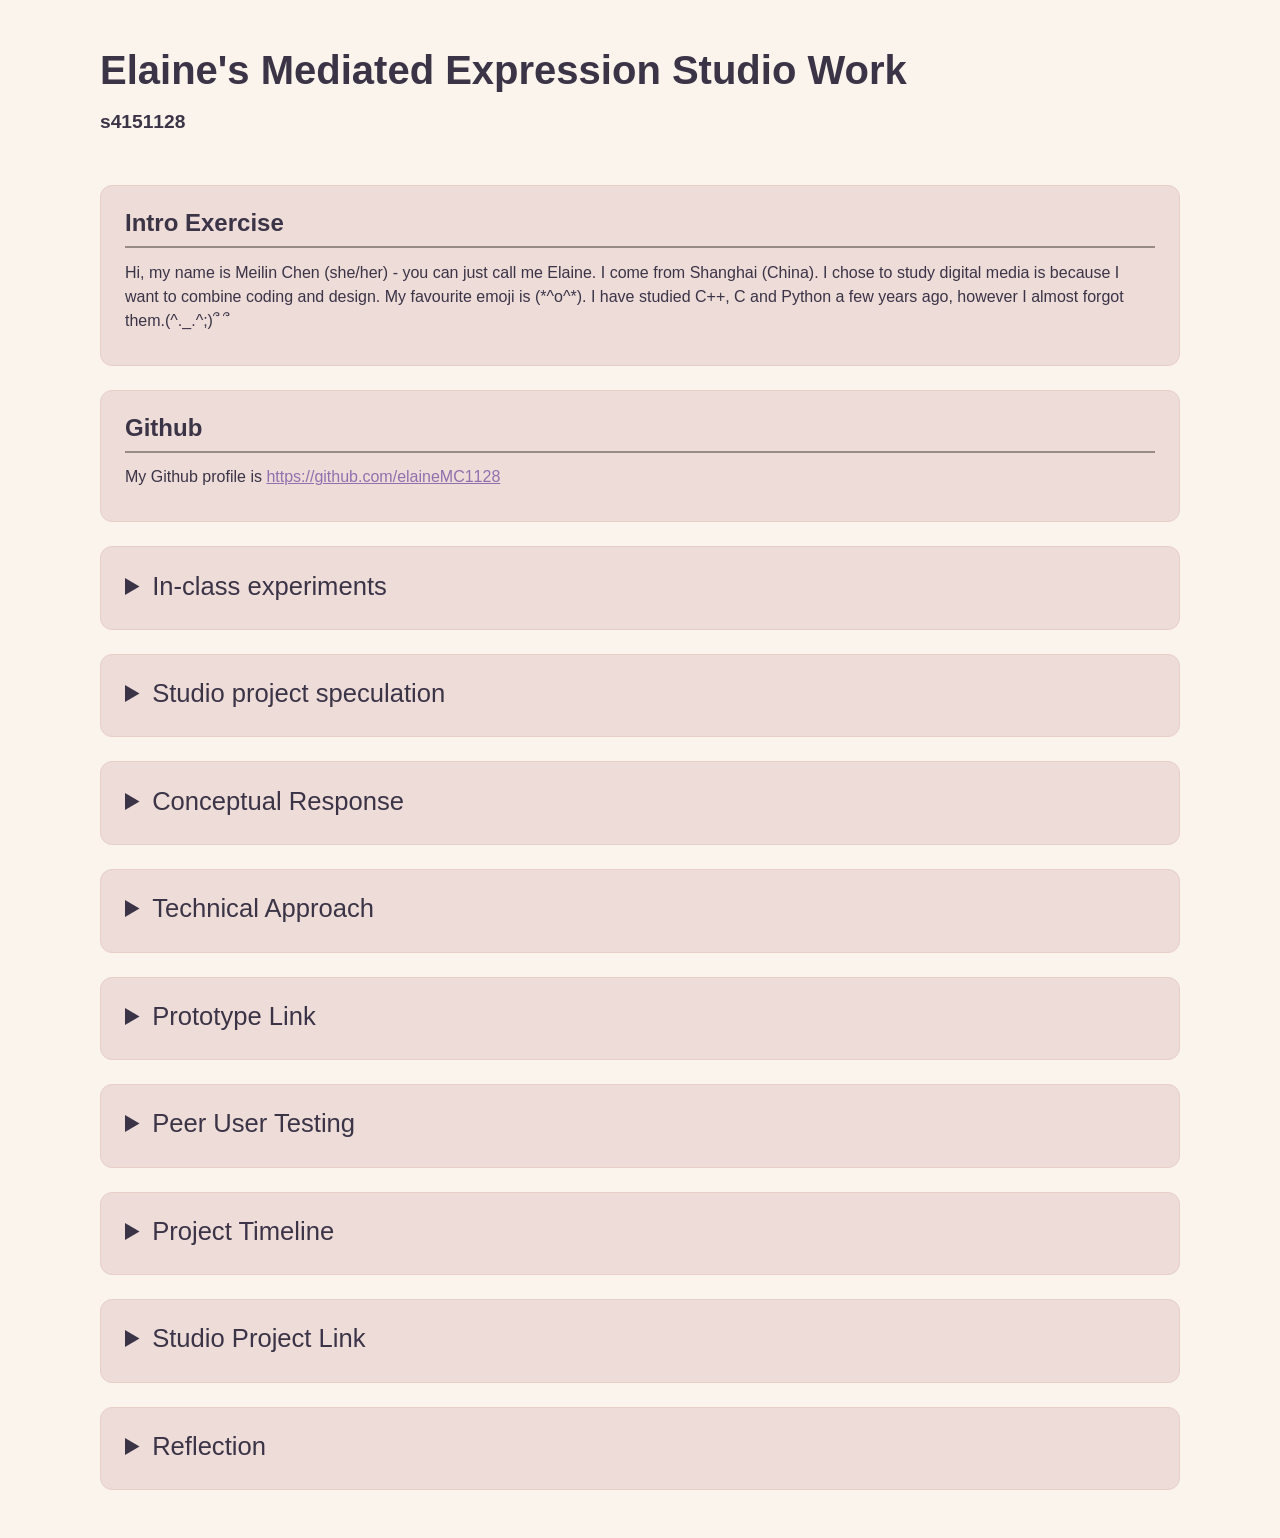
<file: index.html>
<!DOCTYPE html>
<html lang="en">
<head>
    <meta charset="UTF-8">
    <title>Studio Work Index</title>
    <link rel="stylesheet" href="reset.css">
    <link rel="stylesheet" href="style.css">
    <link rel="icon" type="image/png" href="./assets/icons/favicon.png">
</head>

<body>

<main>
    <h1>Elaine's Mediated Expression Studio Work</h1>
    <h3 id="studentId">s4151128</h3>

    <section>
        <h2>Intro Exercise</h2>

        <p>
        Hi, my name is Meilin Chen (she/her) - you can just call me Elaine. I come from Shanghai (China).
        I chose to study digital media is because I want to combine coding and design.
        My favourite emoji is (*^o^*). I have studied C++, C and Python a few years ago, however I almost forgot them.(^._.^;)՞ ՞　
        </p>
    </section>

    <section>
        <h2>Github</h2>
        <P>
            My Github profile is
            <a href="https://github.com/elaineMC1128" target="_blank" class="link">https://github.com/elaineMC1128</a>
        </P>
    </section>

    <section>
        <details>
            <summary>In-class experiments</summary>
            <ol>
                <li><a href="./informationDesignExperiment" target="_blank" class="link">Information design</a></li>
                <li><a href="./feedbackDesignExperiment" target="_blank" class="link">Feedback</a></li>
                <li><a href="./mappingDesignExperiment" target="_blank" class="link">Mapping</a> </li>
            </ol>
        </details>
    </section>

    <section>
        <details>
            <summary>Studio project speculation</summary>
            <h3>Framing</h3>
            <p>
                This project explores how music-making can be reimagined as a more intuitive and playful experience, rather than something that requires technical knowledge or formal training. Many traditional music tools rely on structured systems such as timelines, notation, or sequencing, which can make them difficult for beginners to approach. In contrast, contemporary digital media tools increasingly focus on accessibility, allowing users to engage in creative expression through simple and immediate interactions.<br>
                <br>For example, tools like <a href="https://www.patatap.com/" target="_blank" class="example">Patatap</a> demonstrate how pressing a single key can generate both sound and visual feedback, creating a strong and immediate connection between action and response. This highlights the importance of feedback in helping users understand how an interactive system works.

                Similarly, the <a href="https://yirggzmb.itch.io/musical-text-editor" target="_blank" class="example">Musical Text Editor</a> reinterprets typing as a musical action, showing that creative input does not need to follow traditional musical formats. Instead, everyday actions can be mapped to expressive outputs.<br>

            <figure>
                <img src="./assets/icons/patatap.jpg" alt="patatap" width="50%">
                <figcaption>Patatap</figcaption>
            </figure>

            <br>These examples suggest that creative tools are shifting away from precision and control, and towards play, exploration, and reinterpretation of input. Based on this context, this project speculates that music-making can be approached as a spatial and generative interaction, where users do not directly construct sound, but instead influence a system that produces it.<br>
            <br>This idea is also informed by early in-class experiments exploring mapping and feedback. The mapping experiment showed that users quickly understand interactions when there is a consistent relationship between movement and outcome. The feedback experiment highlighted how immediate visual and auditory responses help users perceive cause and effect. Together, these insights suggest that an effective expressive tool can be built through simple rules, as long as the relationship between action and response is clear.
            </p>

            <h3>Purpose</h3>
            <p>
                The purpose of this project is to design a browser-based interactive tool that allows users to generate evolving sound patterns through spatial interaction. The tool takes the form of a pool-like environment viewed from above, where users can place animated fish into the space.<br>
                <br>Rather than acting as direct instruments, the fish behave as autonomous agents. Once placed in the pool, they move independently across a tiled surface. The tile lines function as sound triggers, so that when a fish crosses a line, a musical note is produced. At the same time, the line visually reacts through a small ripple or vibration, reinforcing the connection between movement and sound.<br>

            <figure>
                <img src="./assets/icons/project%20sketch.png" alt="project-sketch" width="30%">
                <figcaption>Draft project diagram</figcaption>
            </figure>

            <br>Different fish introduce variation into the system. For instance, larger fish may move more slowly and produce lower tones, while smaller fish move faster and generate higher sounds. By choosing how many fish to place, where to position them, and how they interact within the space, users influence the resulting sound patterns.<br>
            <br>This interaction model shifts the focus from direct control to system-based interaction. Instead of composing a fixed sequence of notes, users set up conditions in which sound emerges over time. This approach is influenced by tools such as <a href="https://artsandculture.google.com/experiment/blob-opera/AAHWrq360NcGbw?hl=en" target="_blank" class="example">Blob Opera</a>, where users manipulate behaviour rather than individual notes, and <a href="https://www.incredibox.com/" target="_blank" class="example">Incredibox</a>, where combining elements leads to layered musical outcomes.<br>

            <div class="flex-container">
                <figure>
                    <img src="./assets/icons/Blob%20Opera.webp" alt="Blob Opera" width="40%">
                    <figcaption>Blob Opera</figcaption>
                </figure>

                <figure>
                    <img src="./assets/icons/Incredibox.jpg" alt="Incredibox" width="40%">
                    <figcaption>Incredibox</figcaption>
                </figure>
            </div>
            <br>Through this design, the project explores how indirect interaction can still produce meaningful creative expression. Users are not removed from the process, but instead engage with it differently—by observing, adjusting, and experimenting with the system.
            </p>

            <h3>Worth</h3>
            <p>
                The value of this project lies in its exploration of generative creativity and mediated interaction. By reducing the need for technical knowledge, the tool makes music-making more accessible and encourages users to experiment without fear of making mistakes.<br>
                <br>Compared to tools that rely on direct input, this project introduces a layer of separation between the user and the sound. The fish act as intermediaries, meaning that sound is not triggered directly, but emerges through behaviour. This creates a more dynamic and less predictable system, where outcomes are shaped over time rather than immediately defined.<br>
                <br>This unpredictability is an important aspect of the experience. It allows users to encounter unexpected patterns and moments of discovery, which can make the interaction more engaging. Instead of focusing on control or precision, the tool encourages exploration and curiosity.<br>
                <br>Insights from the design experiments also support this approach. The feedback experiment demonstrated that clear and immediate responses help users understand interactions, which is reflected in the visual and audio responses of the tile lines. The mapping experiment showed that spatial relationships can effectively communicate system behaviour, which is applied in the consistent mapping between fish movement and sound triggers.<br>
                <br>More broadly, this project contributes to ongoing discussions in digital media design about how tools can support new forms of creative expression. Rather than treating users as performers who execute actions, it positions them as participants within a system. The creative outcome is not something they directly construct, but something they influence.<br>
                <br>Ultimately, this project suggests that interactive tools can move beyond traditional models of control and towards more open, exploratory systems. By combining mapping, feedback, and generative behaviour, it proposes an alternative way of engaging with music—one that is visual, spatial, and shaped through interaction over time.
            </p>
        </details>
    </section>

    <section>
        <details class="subContainer">
            <summary>Conceptual Response</summary>
            <div class="dropdown-content">
                <p>
                    My project is an interactive sequencing tool. It is strongly influenced by experimental music games and aims to free music-making from the complexity of specialist knowledge. Instead of presenting users with a serious and technical music production interface like a traditional DAW, it transforms music composition into a lively and bright “digital pool” landscape, where users create melodies by placing different sea creatures, acting as note carriers, into a gridded pool.<br>
                    <br>The creative context of this project is centred on making music creation more approachable to a wider audience. Rather than expecting users to understand music theory or learn the conventions of traditional instruments and digital audio workstations, the project explores a more accessible way of composing and performing music. Through a simple, bright, cartoon-like visual style, it introduces digital music-making in a way that feels playful and inviting. The aim is to create an immersive but low-pressure environment for exploring sound, reducing the learning barrier of the interactive tool and allowing people to engage with music in a different way.<br>
                    <br>The main interaction design principle explored in this project is mapping. In the prototype, the spatial position of each fish is mapped to a specific musical outcome, so moving a fish to a different place in the pool changes the sequence that is produced. In this way, the visual arrangement of the fish becomes a form of musical structure. Rather than simply pressing buttons to trigger fixed notes, the user composes through spatial decisions and placement.<br>
                    <br>The novelty of the project lies in how it reinterprets the logic of a sequencer through the metaphor of a fish pool. Instead of using the conventional “scan line” found in traditional sequencers, I introduce a mechanism I call Rhythmic Wave Pulses. The sequencing process is no longer represented as a single moving point, but as a wave-like motion with a stronger sense of physical rhythm and spreading movement. In addition, I use a “fan” as a physical control metaphor for adjusting the frequency of the waves, giving users a more unusual and playful controller. This design not only connects closely to the idea of wave pulses, but also moves away from the standard operational language of music tools and turns it into a more intuitive, engaging, and game-like experience. As a result, the relationship between action and outcome becomes more tactile and imaginative, while still remaining clear enough for users to understand and explore.<br>
                </p>
            </div>
        </details>
    </section>

    <section>
        <details class="subContainer">
            <summary>Technical Approach</summary>
            <div class="dropdown-content">
                <p>
                    This project is built as a browser-based prototype using HTML, CSS, and JavaScript, with <a href="https://konvajs.org/docs/index.html" target="_blank" class="example">Konva.js</a> for the visual interface and <a href="https://tonejs.github.io/" target="_blank" class="example">Tone.js</a> for sound playback. I chose Konva because the tool depends on a custom 2D scene with draggable fish, layered graphics, and animated playback feedback, while Tone.js allows the visual arrangement to be translated into repeatable musical output. The CSS supports this by creating a soft aquatic atmosphere, so the prototype feels like a playful digital environment rather than a conventional music software interface.<br>
                    <br>The core feature of the project is a drag-and-place fish sequencer. Users select fish from a palette, create draggable copies by <i>clone</i> function, and place them into a gridded pool. When a fish is dropped, the function <i>isInsideGrid</i> checks whether it is inside the pool, and <i>getSnapPosition</i> function snaps it to the nearest cell, and stores its position in the <i>placedNotes array</i>. This turns visual placement into sequence data. In the current system, row position controls pitch through the <i>rowNotes array</i>, and column position controls playback timing as the scan moves across the grid. Fish type also maps to different synth timbres, so composition happens through spatial arrangement rather than traditional note input.<br>
                    <br>Other features support the concept through feedback and control. Playback is shown as a moving wave-like scan highlight that reads the grid column by column and triggers notes in the active column. A fan control is used for play and pause, with its rotating blades reinforcing the wave metaphor, while a slider adjusts speed and buttons allow the user to restart or clear the arrangement. Hover previews, cursor changes, and scale feedback also help make the fish feel interactive and easier to understand. Together, these technical systems support the project’s aim of making music-making more playful, accessible, and visually connected to sound. This section is supported by links to the project codebase, system map, and the external documentation for Konva.js and Tone.js on the work index page.
                </p>
            </div>
        </details>
    </section>

    <section>
        <details class="subContainer">
            <summary>Prototype Link</summary>
            <div class="dropdown-content">
                <p>
                    <a href="https://studioproject-prototype.netlify.app/" target="_blank">Open the prototype</a>
                </p>
            </div>
        </details>
    </section>

    <section>
        <details class="subContainer">
            <summary>Peer User Testing</summary>
            <div class="dropdown-content">
                <p>
                    <a href="https://forms.cloud.microsoft/r/Yyp75evXPv" target="_blank">Here's the Peer User Testing Form</a>
                </p>

                <h3>Peer User Testing Reflection</h3>
                <p>
                    Peer user testing indicated that the prototype was generally successful as an engaging music creation tool. Most participants reported that they felt able to create pieces with a personal touch, and many successfully produced music clips they enjoyed.<br>
                    <br>However, a common issue raised in the feedback was that users did not immediately understand the tool when they first started using it. Several users mentioned that they were initially confused by the fan control feature, particularly not realizing that clicking the fan would start playback or affect the rhythm. Some users were also unsure of the meanings of the different fish when they first entered the interface, and were unclear about the purposes of certain icons and control buttons. This suggests that while the prototype becomes understandable after a brief exploration, its onboarding process and information architecture still require improvement. To address this, I plan to make the controls more intuitive and the interface easier to understand upon first use by enhancing the information architecture, adding brief explanatory labels or prompts, and strengthening the interface’s visual hierarchy.<br>
                    <br>Another clear trend in the feedback is that users gave positive reviews of the project’s playful visual style and metaphors. Many testers found the fan control design creative, and several described it as “cute,” “fun,” or “in line with their aesthetic expectations.” This is encouraging, as one of my goals was precisely to move away from the visual language of traditional music software and make sequencing more game-like and accessible. At the same time, some users pointed out directions for expanding expressiveness. Suggested improvements include adding more sound types, extending note durations, adding sliders or controls, distinguishing between fish types more clearly, and providing more options for exploring musical effects. This feedback indicates that users feel the creative space and richness currently offered by the tool are somewhat limited, reminding me that I need to expand users’ creative scope and options while maintaining the project’s core focus on ease of use. Other users noted that certain sounds were too harsh, while some bass tones were too quiet. This feedback is also a key focus for adjustments and refinements in the next phase, as it determines the correlation between visual actions and auditory feedback, as well as the overall harmony of the project. I will explore sounds that better suit the tool’s cute, game-like style, and I am considering using a combination of instruments or a marimba.<br>
                    <br>The testing also revealed several practical issues affecting usability. Some users reported malfunctions with the play button, misalignment of the pause icon, abnormal drag behavior, overlapping fish positions, and unexpected interruptions during playback. These issues are critical because they impact the reliability of interactions. This feedback will be invaluable for my upcoming debugging efforts, which include: improving playback stability, optimizing hit detection and fish positioning logic, and preventing overlap errors. Overall, the peer testing confirmed that the project’s core concept is both engaging and unique, but it also indicated that the project currently requires clearer onboarding guidance, more refined interaction feedback, and further optimization of the sound and control systems.
                </p>
            </div>
        </details>
    </section>

    <section>
        <details class="subContainer">
            <summary>Project Timeline</summary>
            <div class="dropdown-content">
                <figure>
                    <img src="./assets/icons/project%20timeline.png" alt="project timeline"/>
                </figure>
            </div>
        </details>
    </section>

    <section>
        <details class="subContainer">
            <summary>Studio Project Link</summary>
            <div class="dropdown-content">
                <h3>Ripple</h3>
                <p>
                    <a href="https://ripple-studioproject.netlify.app/" target="_blank">Open the project</a>
                </p>
                <img  src="./assets/icons/project_img.png" alt="project img" width="70%" />
                <p>
                    This project is a browser-based interactive sound tool where users place aquatic creatures into a circular pool to create evolving soundscapes through movement and gentle collisions. Rather than direct control, users shape unique musical moments through arrangement, chance, and interaction.
                </p>
            </div>
        </details>
    </section>

    <section>
        <details class="subContainer">
            <summary>Reflection</summary>
            <div class="dropdown-content">
                <h3>Purpose and Final Design</h3>
                <p>
                    The initial purpose of this project was to design a browser-based interactive tool that allows users to generate evolving sound through spatial interaction, without requiring any musical knowledge or directly composing the output. The tool was envisioned as a pool-like environment viewed from above, where users place creatures into the space and sound emerges from the behaviour of those creatures within the system. Rather than acting as direct instruments, the creatures were intended to function as autonomous agents, and the user's role was to set up conditions rather than script results.
                </p>
                <p>
                    The final design, Ripple, meets this purpose across each of its core interactions. Users open a browser, encounter a circular pool, and begin by dragging creatures into it. No musical knowledge is required at any point. There are no note names, no rhythm grids, no timing inputs. The only decisions available to the user are which creature to place, where in the pool to place it, and which Mood to select. These are spatial and aesthetic decisions, not musical ones.
                </p>
                <p>
                    The creatures in the final design behave as autonomous agents in the way the initial purpose described. A fish swims freely and changes direction unpredictably. A sea slug drifts slowly. An octopus pauses and then bursts in a random direction. A rock stays still and redirects whatever encounters it. None of these behaviours is controlled by the user after placement. Sound emerges from the collisions that occur between these agents as they move through their assigned zones, which means the user influences the system without determining its output.
                </p>
                <p>
                    The zone structure of the pool directly supports the original intention that spatial position should carry meaning. Placing a creature in the inner zone produces high tones. Placing a creature in the outer zone produces low tones. This gives the user's placement decisions a consistent and learnable sonic consequence, without requiring them to understand why. The spatial logic is intuitive enough to be discovered through exploration rather than instruction, which reflects the original purpose of making the tool accessible without being prescriptive.
                </p>
                <p>
                    Overall, the final design realises the purpose that was set out at the beginning: a browser-based tool where users engage with sound through spatial decisions, where the output is shaped by a system rather than authored directly, and where no prior musical knowledge is needed to participate meaningfully.
                </p>

                <h3>Values and Judgement of Worth</h3>
                <p>
                    The values of this project were initially centred around three interconnected ideas: accessibility, the creative value of unpredictability, and indirect creative control. The final design embodies all of these values, although in some cases they became more clearly expressed than originally anticipated in the initial concept.
                </p>
                <p>
                    At its core, Ripple is built around accessibility. The tool does not require any musical knowledge to use. There are no note names, rhythm grids, or timing structures to follow. The only actions available to users are dragging creatures into the pool, clicking to intervene, adjusting activity zones, and selecting moods. Each action produces immediate visual and sonic feedback, allowing users to understand the system through exploration rather than instruction.
                </p>
                <p>
                    The value of unpredictability became more fully realised in the final design. After several major design iterations, the final version retained the idea of creatures moving freely, while sound is only generated through collisions, which cannot be precisely predicted. This means that the sonic output is genuinely unpredictable, even for the person setting up the system. At the same time, the final design does not blindly pursue unpredictability or treat randomness simply as something entertaining. Instead, it attempts to balance unpredictability with space for user agency, making unpredictability part of the experience itself, something to observe and reflect on. This also supports the accessibility of the tool, reducing the pressure users may feel to create “good” music and making the experience feel less intimidating to approach.
                </p>
                <p>
                    In the final design, the user’s role in indirect creative control also became clearer. Users do not create sound by pressing keys, clicking notes, or placing notes onto a structured sequencer. Instead, they shape the conditions in which sound can happen (such as choosing timbre or adjusting the size of the performance space) and influence the characteristics and movement of sound-producing elements (such as selecting different creatures or clicking to interrupt their movement direction). This establishes a different relationship between the user and the tool. Rather than being a performer who controls every outcome, the user becomes a participant and influencer within the system.
                </p>

                <h3>Interaction Design Principle: Mapping</h3>
                <p>
                    The core interaction design principle explored in this project is mapping. In conventional music tools, mapping is typically applied in a direct and deterministic way: a key maps to a fixed note, a position on a grid maps to a specific beat, a slider maps to a precise value. The relationship between input and output is one-to-one, immediate, and fully controlled by the user. The novelty in Ripple lies in deliberately breaking this relationship while keeping the mapping itself legible.
                </p>
                <p>
                    In Ripple, spatial position still maps to pitch. Creatures placed in the inner zone produce high tones, creatures in the outer zone produce low tones. This part of the mapping is straightforward and intuitive. However, this mapping is never activated directly by the user. Sound only occurs on collision, and collision is a physical event that emerges from the behaviour of multiple autonomous agents interacting within a confined space. The user decides where to place a creature, but cannot decide when or whether it will collide, how hard that collision will be, or what else it will collide with. The mapping is real and consistent, but its activation is outside the user's direct control.
                </p>
                <p>
                    This creates what could be described as an indirect mapping chain: the user maps a creature to a zone, the zone maps to a pitch range, and the collision maps to a moment in time. Each step in this chain is logical and learnable, but the chain as a whole produces outcomes that cannot be fully predicted. The user understands the rules without being able to script the result.
                </p>
                <p>
                    This is where the novel application lies. Most tools use mapping to give users precise authorship. Users decide what sound happens, and the mapping executes that decision. *Ripple* uses mapping to give users meaningful influence over a system that retains its own agency. The spatial logic is clear enough that users can make intentional decisions, such as placing a slow moving sea slug in the outer zone because they want occasional deep tones, or placing a rock in the inner zone to create more frequent high pitch collisions. However, the sound that actually emerges is always partly authored by the system itself.
                </p>
                <p>
                    The result is a form of mapping that is legible without being deterministic. Users are not guessing randomly because their spatial decisions have real and consistent sonic consequences. At the same time, they are not composing directly because the system mediates between intention and outcome in a way that preserves genuine unpredictability. This balance between legibility and indeterminacy is what makes the application of mapping novel in this project.
                </p>

                <h3>Design Judgement</h3>
                <h4>
                    Judgment 1: From Grid pool (fish randomly swim) to Pool Sequencer (static fish as notes)
                </h4>
                <div class="flex-container">
                    <figure>
                        <img src="assets/img/version1.png" alt="prototype_version1" width="40%">
                        <figcaption>Grid pool</figcaption>
                    </figure>

                    <figure>
                        <img src="assets/img/version2.png" alt="prototype_version2" width="40%">
                        <figcaption>Pool Sequencer</figcaption>
                    </figure>
                </div>
                <p>
                    My earliest concept explored a pool where fish moved randomly and triggered sounds as they crossed structured lines. I was very drawn to the idea of autonomous fish movement because it felt playful, alive, and less dependent on direct user control. I liked the idea that sound could emerge naturally from movement and space rather than be deliberately composed.
                </p>
                <p>
                    However, after experimenting with this idea, I realised there was a tension between three competing systems: the randomness of fish movement, the structured grid triggering sound, and the unpredictable collisions between fish. These elements constantly disrupted each other, creating a level of chaos that made the project difficult to understand as a music-making tool. The sounds felt inconsistent, and users had very little opportunity to intentionally shape outcomes.
                </p>
                <p>
                    This exploration helped me realise that too much unpredictability reduced user agency. Although I liked the idea of randomness, users still needed a sense of participation and decision-making. As a result, I shifted towards a grid sequencer prototype, where fish became static placements within a structured system. This allowed mapping to become clearer, gave users more control over sound decisions, and reduced the feeling of losing control over the experience.
                </p>

                <h4>
                    Judgment 2: From Grid Sequencer to Circular Pool
                </h4>
                <div class="flex-container">
                    <figure>
                        <img src="assets/img/version2.png" alt="prototype_version2" width="40%">
                        <figcaption>Pool Sequencer</figcaption>
                    </figure>
                    <figure>
                        <img src="assets/img/project_img.png" alt="Circular Pool" width="40%">
                        <figcaption>Circular Pool</figcaption>
                    </figure>
                </div>
                <p>
                    Although the grid sequencer solved some problems, peer testing and tutor feedback gradually made me realise that the project was becoming increasingly similar to a traditional music sequencer. The fish and pool metaphor made it visually playful, but underneath, the interaction was still highly structured and predictable.
                </p>
                <p>
                    Through this process, I realised that my attempt to maximise control had unintentionally moved the project away from its original intention. I wanted to create an expressive and accessible creative tool, but the project was starting to feel closer to conventional music software.
                </p>
                <p>
                    The design judgment here was whether to refine the tile line system — adjusting spacing, randomising line positions, or varying fish speeds, or to reconsider the trigger mechanism entirely.
                </p>
                <p>
                    The decision was to move away from tile lines altogether and replace them with collision as the sole sound trigger. This judgment was informed since I encountered Clinamen(an installation by Céleste Boursier-Mougenot) after researching creative tools and interactive artworks. In this artwork, sound is produced entirely by the physical encounter between objects, with no underlying grid or structure. This reference helped me realise that unpredictability did not necessarily need to be removed. Instead, it could become part of the expressive experience.
                </p>

                <h4>
                    Judgement 3: Complex Controls to Depth Design Decision
                </h4>
                <div class="flex-container">
                    <figure>
                        <img src="assets/img/function%20test.png" alt="omplex Controls" width="40%">
                        <figcaption>Complex Controls Test</figcaption>
                    </figure>
                    <figure>
                        <img src="assets/img/function2.png" alt="Final Functions" width="40%">
                        <figcaption>Final Functions</figcaption>
                    </figure>
                </div>
                <p>
                    An earlier version of Ripple included directional water current controls for each of the three concentric zones. Users could set the speed and direction of the current in each zone, which would influence the movement of creatures within it. The intention is to give users more control options and make the pool area the primary factor in their decision-making. However, after trying this direction, this mechanism created more confusion than control. Instead of making the tool more expressive, the extra rules made the interaction feel less clear. I have a deep understanding of the meaning of the phrase "depth rather than width".
                </p>
                <p>
                    Because of this, I decided to simplify the ring system. In the final design, the rings mainly function as sound or pitch regions, rather than complex movement controllers. Instead, I updated the number and characteristics of creature species, changing from only differentiating them by speed to giving each organism its own realistic movement patterns. This is a more natural adjustment to movement and a more intuitive choice.
                </p>

                <h4>
                    Judgment 4: (Tool goal) make music → explore sound generation
                </h4>
                <p>
                    Another important design judgement was redefining the goal of the tool itself.
                </p>
                <p>
                    At the beginning, I imagined the project as a tool for people without music knowledge to make music. However, because the system relied on movement, randomness, and collision, the resulting sounds were often unpredictable and not conventionally melodic. Initially, I saw this as a problem because I felt the outcome should sound more “musical.”
                </p>
                <p>
                    Over time, I realised that the chaotic and imperfect qualities of the system were actually meaningful. Instead of forcing the project to create structured music, I reframed it as a tool for exploring sound generation. This shift helped me accept unpredictability as part of the experience rather than something that needed to be removed.
                </p>
                <p>
                    This judgment changed how I evaluated success in the project. I no longer focus on whether users can create beautiful melodies, but rather on whether users can explore the generation of sound and experience unexpected moments without pressure through this indirect interactive mechanism.
                </p>

                <h3>Production Timeline</h3>
                <figure>
                    <img src="./assets/img/project-timeline.png" alt="project timeline"/>
                </figure>
                <p>
                    My final production timeline changed several times during the semester. At first, I planned to develop the original pool idea where fish moved across lines and triggered notes. This stage focused on defining the purpose, worth, and interaction principle of the project.
                </p>
                <p>
                    In the middle stage, I developed the project into a grid-based pool sequencer — a gridded pool with fish as note carriers and tile lines as triggers. After peer user testing and the tutor’s feedback, two significant issues were identified: the tool was not sufficiently novel in its interaction model, and the sound design needed more depth and variation. These findings prompted a fundamental redesign rather than an incremental refinement. I shifted the project towards the circular pool system. I explored collision-based sound, ring mapping, autonomous creature movement, and a simpler control structure. This stage was more challenging because I had to rethink both the concept and the technical system, but it also made the final project feel more original and connected to my design values.
                </p>
                <p>
                    In retrospect, the most significant navigational decision was the choice to fully commit to the redesign rather than patch the original prototype. This decision created short-term pressure but resulted in a final design that is more conceptually coherent and more honest to the project's stated values. The pivot was disruptive to the original timeline, but it was the right judgment to make.
                </p>

                <h3>The Aspect I Am Most Proud Of</h3>
                <p>
                    The aspect of this project I am most proud of is the conceptual shift from generating music to generating sound.
                </p>
                <p>
                    This was not a decision I arrived at immediately. The project began with the intention of helping non musicians make music, which still implicitly assumed that the goal was a musical output, something structured, something that could be judged as good or not good. It was only through the process of building, testing, and reconsidering that I came to understand why that framing was limiting. The tile line system, the sequencer logic, and the fish as note carriers concept were all attempts to make something that sounded like music. All of them carried an implicit standard of correctness that contradicted the project's stated value of accessibility and freedom from judgment.
                </p>
                <p>
                    The shift happened when I stopped trying to make the tool produce better music and started asking what it would mean to fully embrace the chaos. The reference to <i>Clinamen</i> was important here, not as a visual inspiration, but as a philosophical permission. <i>Clinamen</i> is not trying to sound good. It is simply the result of objects moving through space and encountering each other. The beauty, when it occurs, is accidental. That accidental quality is not a flaw in the system. It is the system.
                </p>
                <p>
                    Once I accepted this, every subsequent design decision became clearer. The project keeps a balance between control and chance. The user can make decisions, but the system still has autonomy. This was difficult to achieve because too much randomness can make the user feel disconnected, while too much control can make the project feel like a normal music interface. The final design sits somewhere between these two sides, which I think makes it more expressive.
                </p>

                <h3>The Aspect I Found Most Challenging</h3>
                <p>
                    The most challenging aspect of this project was navigating the tension between user control and system autonomy.
                </p>
                <p>
                    This tension appeared at almost every stage of the design process. The project was built around the idea that users should not have direct control over sound. The sound should emerge from the behaviour of a system rather than from explicit user instruction. But designing a system that feels genuinely expressive to the person using it, rather than simply random, required a level of calibration that was much harder to achieve than expected.
                </p>
                <p>
                    The flow control system was the clearest example of this challenge. The intention was to give users a meaningful way to shape the dynamics of the pool without giving them direct control over sound. In practice, the controls introduced more confusion than clarity because users could not easily read the relationship between adjusting a current and the sonic result. Removing the flow controls resolved the confusion, but it also raised the question of whether users still had enough agency to feel like they were creating something rather than just watching something happen.
                </p>
                <p>
                    This question‘how much control is enough’ did not have an obvious answer, and I revised it multiple times. Too much control pushed the tool back toward a conventional sequencer. Too little control made the experience feel passive and disconnected.
                </p>
                <p>
                    The solution I arrived at involved zone placement as a permanent compositional decision, click to intervene as a real time but temporary disruption, and Mood as a global tonal character setting. This was an attempt to distribute control across different timescales and layers. Placement is a slow, deliberate decision. Clicking is an impulsive, immediate one. Mood is a framing decision made before interaction begins. Together, they give users multiple registers of agency without any single one of them determining the outcome.
                </p>
                <p>
                    I am not certain this balance is perfectly calibrated. Some users may still feel that the tool does not respond to them clearly enough, or that the connection between their decisions and the sound is too loose. But working through this challenge clarified something important about the project's design values: that the goal was never to give users control over sound, but to give them a meaningful relationship with a system that produces it. The difference between those two things is subtle, but it is the conceptual core of Ripple.
                </p>

                <h3>Peer Creative Tool Contrast</h3>
                <p>
                    A peer's project that provided insightful contrast to my own design judgements was Jannalyn's Klotz Beats. The tool is a grid-based sequencer where users drag colourful geometric shapes onto a grid to create musical loops. Vertical position maps to pitch, horizontal position maps to timing, and each shape's colour and form corresponds to a distinct sound. The visual design is inspired by children's building blocks, and this metaphor operates on two levels simultaneously: the grid is both a sequencer and a canvas for arranging shapes into a visual composition, and the shapes are both musical notes and building blocks that can be assembled into something that looks like a toy construction.
                </p>
                <p>
                    The contrast I found most instructive was in how we each resolved the same underlying question‘ how do you make sound creation accessible to people without musical knowledge’but arrived at opposite answers.
                </p>
                <p>
                    Klotz Beats resolves this through clarity and directness. Each action has a fixed, predictable result. The user places a shape in a cell, and that shape plays its sound at that moment in the sequence, every time. But Klotz Beats achieved something I had not considered — a tool where the visual and sonic outputs are equally valid and independent of each other. A user could engage with it purely as a sound tool, or purely as a visual arrangement activity, or both at once. The creative experience is doubled without the interface becoming more complex.
                </p>
                <p>
                    Ripple, by contrast, resolves the same question through the removal of judgment rather than the removal of complexity. Users do not need to understand music theory, but they also cannot fully predict what sound will result from their actions, because sound only occurs on collision, and collision cannot be scheduled. The tool is accessible not because it is easy to read, but because there is no correct way to use it. Chaos is not a failure state but the expected and accepted output.
                </p>
                <p>
                    Seeing Klotz Beats made me recognise this as a deliberate but unexamined constraint in my own design, and helped me understand more clearly what kind of creative experience Ripple is actually offering, and what it is not.
                </p>

            </div>
        </details>
    </section>

</main>

</body>
</html>
</file>
<file: style.css>
:root{
    --cor1: #FAF4EC;
    --cor2: #EDDCD8;
    --cor3: #D6D2C4;
    --cor4: #F7DAD9;
    --cor5: #F2BFD1;
    --cor6: #D6D2C4;
    --cor7: #968C83;
    --cor8: #D76B94;
    --cor9: #9170ae;
}

body {
    background-color: var(--cor1);
    color: #3b3447;
    font-family: 'Futura', 'Work Sans', sans-serif;
    line-height: 1.5;
    padding: 1rem;
}


main {
    max-width: 1080px;
    margin: 0 auto;
}

h1 {
    font-size: 2.5em;
    /*background-color: var(--cor6);*/
    padding: 1rem 0;
    margin: 0;
    border-radius: 12px;
}

#studentId {
    margin-top: -0.5rem;
    margin-bottom: 3rem;
}

h2 {
    font-size: 1.5em;
    margin: 0 0 0.8rem 0;
    padding-bottom: 0.3rem;
    border-bottom: 2px solid var(--cor7);
}

summary {
    font-size: 1.6em;
    margin: 0;
    padding-bottom: 0.3rem;
}

details[open] summary {
    border-bottom: 2px solid #8e857f;
    }

h3 {
    font-size: 1.2em;
    margin: 2.2rem 0 0.5rem 0;
}

p {
    margin: 0.8rem 0;
}

section {
    background-color: var(--cor2);
    padding: 1.2rem 1.5rem;
    margin: 1.5rem 0;
    border-radius: 12px;
    border: 1px solid #e7cfc8;
    box-sizing: border-box;
}

.example {
    color: var(--cor9);
    text-decoration: underline;
    font-weight: 500;
}

.example:hover {
    color: var(--cor8);
    text-decoration: none;
}

.link {
    color: var(--cor9);
}

.link:hover {
    color: var(--cor8);
    text-decoration: none;
}

figure {
    display: flex;
    flex-direction: column;
    align-items: center;
    margin: 1rem 0;
}

figcaption {
    margin-top: 5px;
    font-size: 0.9rem;
    color: #989898;
    font-style: italic;
}

.flex-container {
    display: flex;
    justify-content: center;
    gap: 3rem;
    flex-wrap: wrap;
}

.flex-container figure {
    display: flex;
    flex-direction: column;
    align-items: center;
    text-align: center;
}

.flex-container img {
    width: 100%;
    max-width: 400px;
    height: auto;
    border-radius: 6px;
}

i {
    color: var(--cor7);
}
</file>
